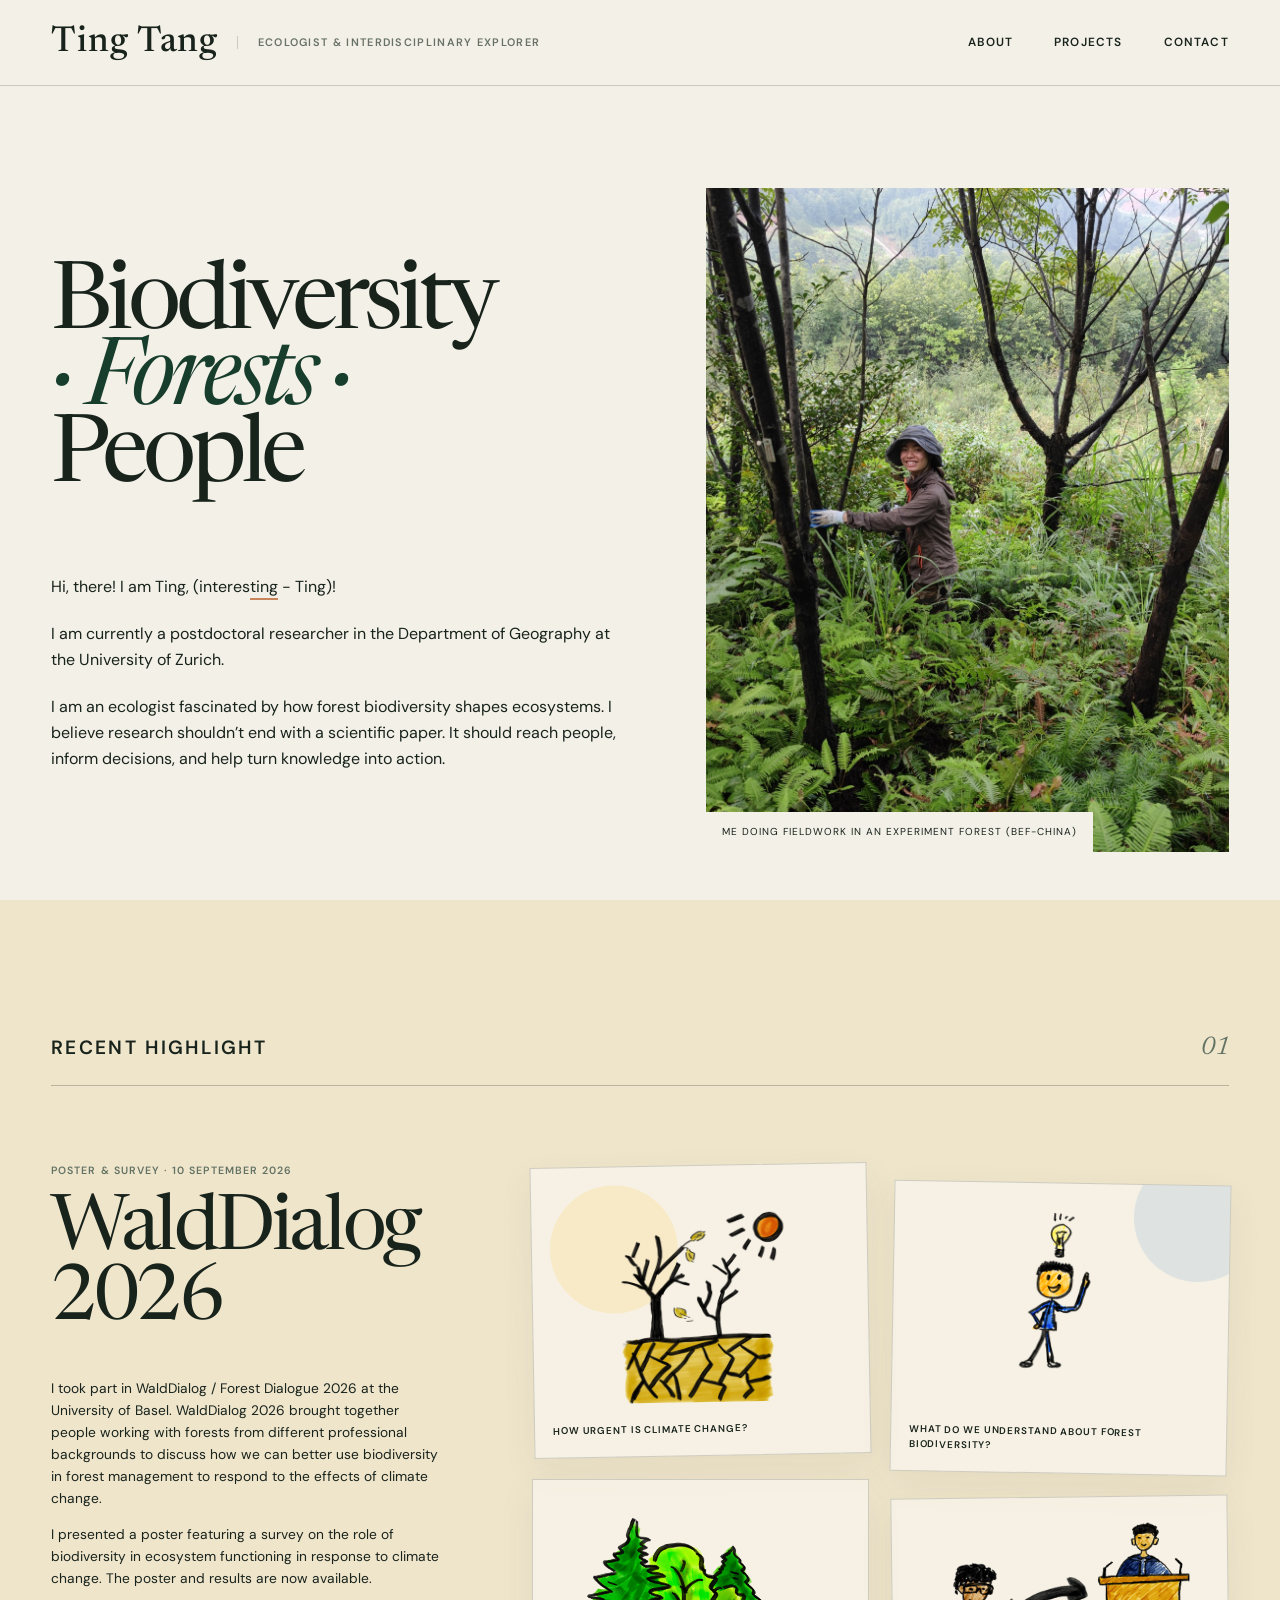
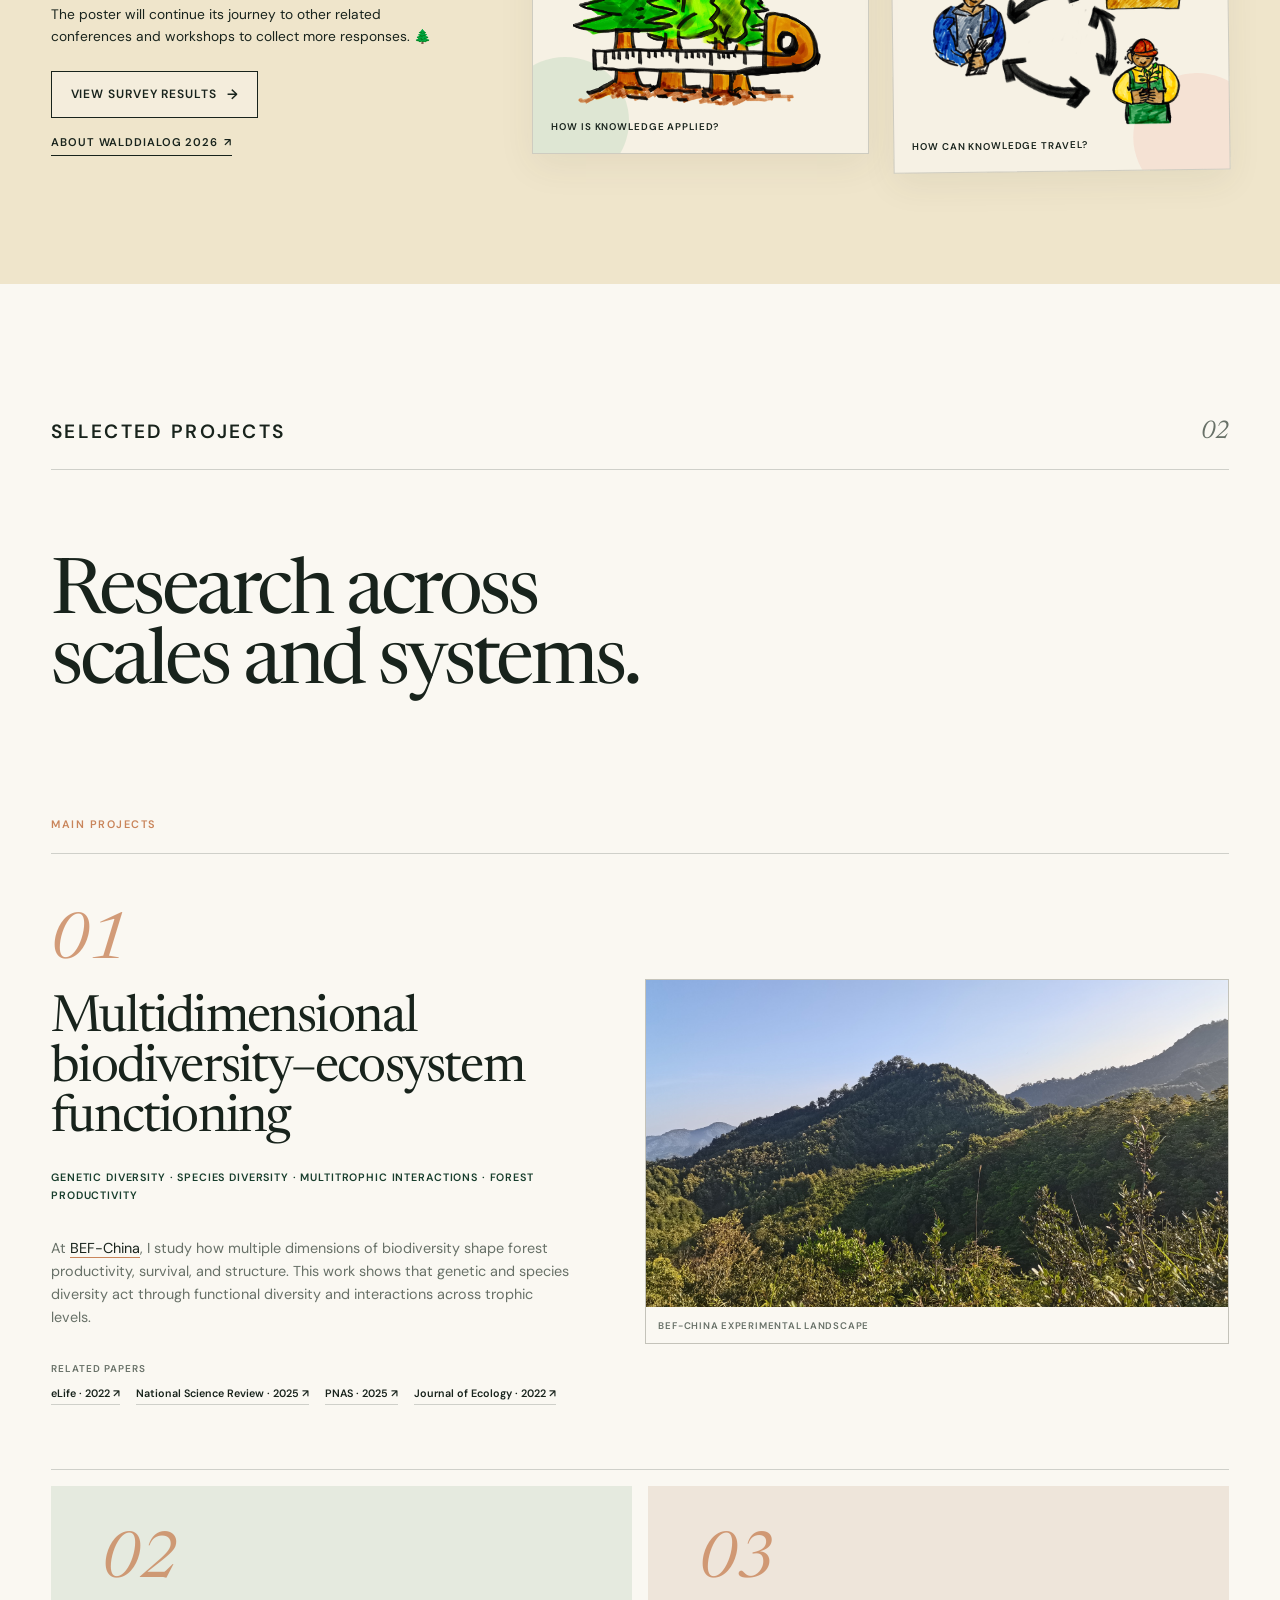
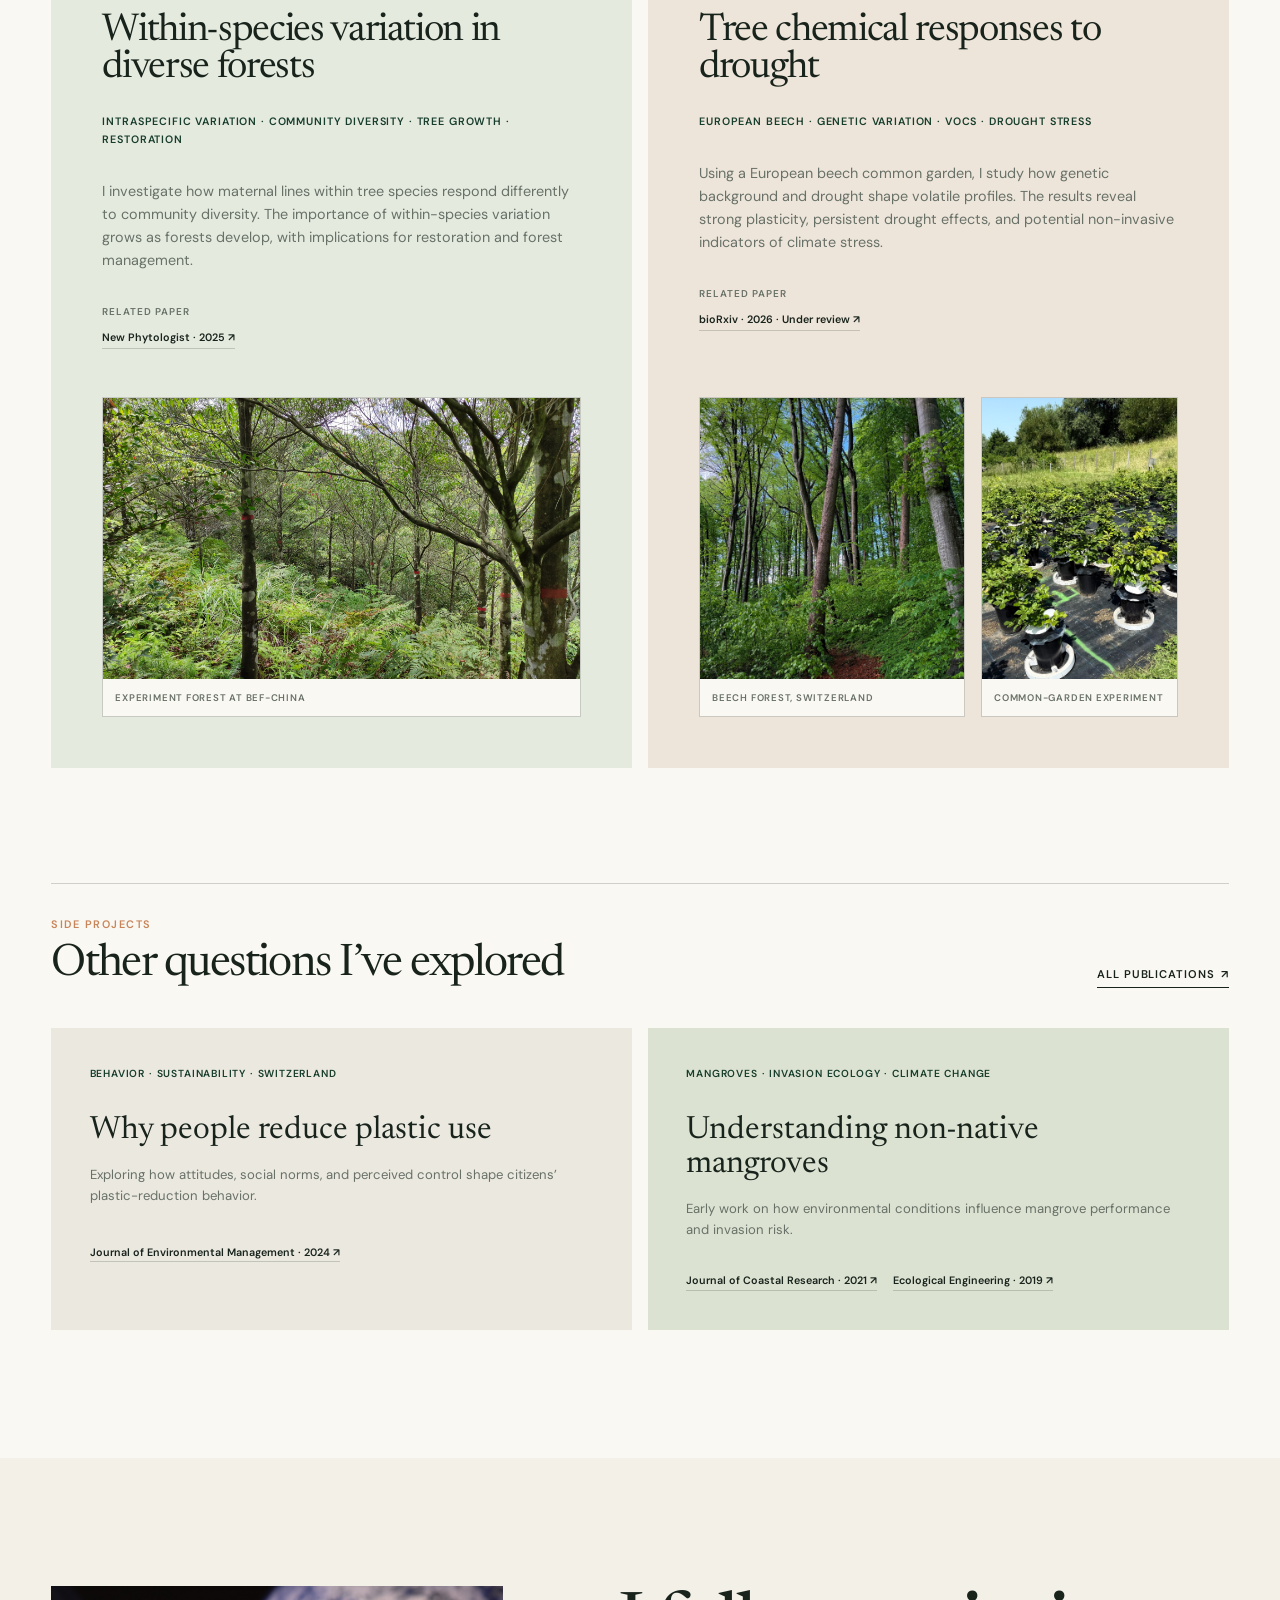
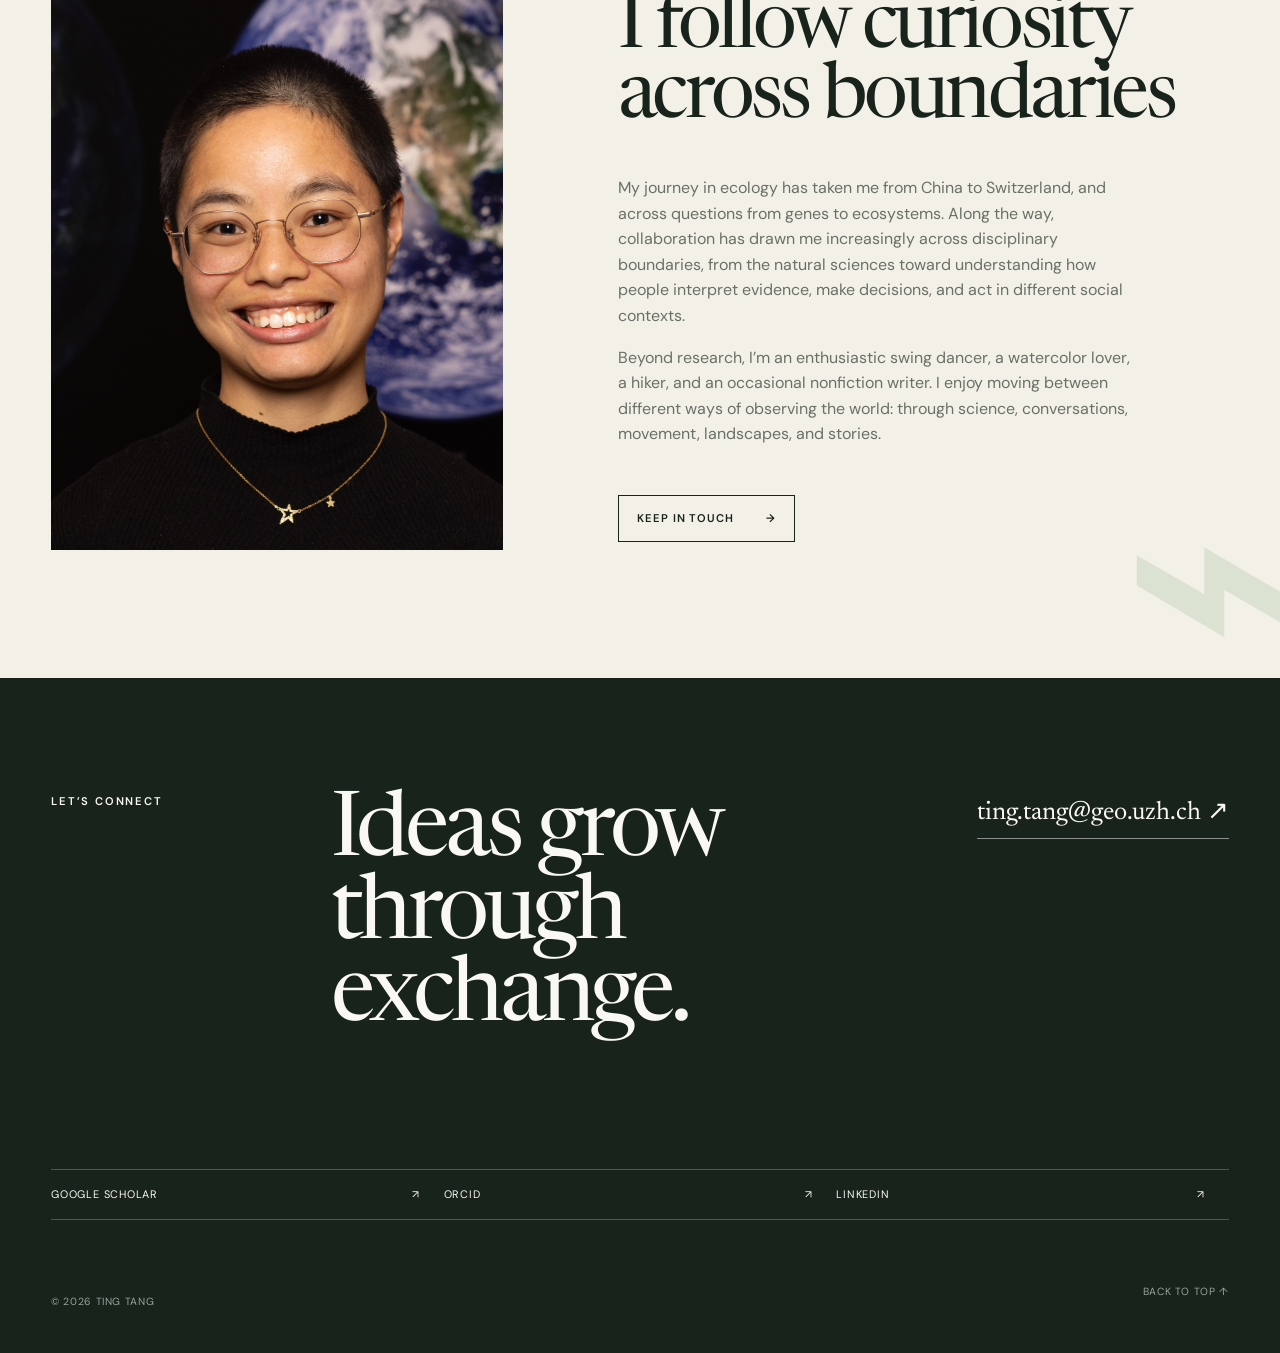
<file: index.html>
<!doctype html>
<html lang="en">
<head>
  <meta charset="UTF-8">
  <meta name="viewport" content="width=device-width, initial-scale=1.0">
  <meta name="description" content="Ting Tang is an ecologist studying biodiversity, ecosystem functioning, and how scientific knowledge can lead to meaningful action.">
  <title>Ting Tang — Biodiversity, People &amp; Action</title>
  <link rel="preconnect" href="https://fonts.googleapis.com">
  <link rel="preconnect" href="https://fonts.gstatic.com" crossorigin>
  <link href="https://fonts.googleapis.com/css2?family=DM+Sans:wght@400;500;600&amp;family=Newsreader:opsz,wght@6..72,400;6..72,500&amp;display=swap" rel="stylesheet">
  <link rel="stylesheet" href="style.css">
  <script src="script.js" defer></script>
</head>
<body>
  <a class="skip-link" href="#main-content">Skip to content</a>

  <header class="site-header">
    <div class="site-identity">
      <a class="wordmark" href="#top" aria-label="Ting Tang, home">Ting Tang</a>
      <p class="header-role">Ecologist &amp; Interdisciplinary Explorer</p>
    </div>
    <button class="menu-toggle" type="button" aria-expanded="false" aria-controls="site-nav">
      <span>Menu</span><span class="menu-icon" aria-hidden="true"></span>
    </button>
    <nav class="site-nav" id="site-nav" aria-label="Main navigation">
      <a href="#about">About</a>
      <a href="#projects">Projects</a>
      <a href="#contact">Contact</a>
    </nav>
  </header>

  <main id="main-content">
    <section class="hero" id="top" aria-labelledby="hero-title">
      <div class="hero-copy">
        <h1 id="hero-title">Biodiversity<br><em>· Forests ·</em><br>People</h1>
        <div class="hero-intro">
          <p>Hi, there! I am Ting, (interes<span class="name-underline">ting</span> - Ting)!</p>
          <p>I am currently a postdoctoral researcher in the Department of Geography at the University of Zurich.</p>
          <p>I am an ecologist fascinated by how forest biodiversity shapes ecosystems. I believe research shouldn’t end with a scientific paper. It should reach people, inform decisions, and help turn knowledge into action.</p>
        </div>
      </div>
      <figure class="hero-image image-frame">
        <img src="assets/hero-fieldwork.jpg" alt="Ting Tang conducting fieldwork in a lush forest">
        <figcaption>Me Doing Fieldwork in an experiment forest (BEF-China)</figcaption>
      </figure>
    </section>

    <!-- RECENT HIGHLIGHT: Replace this section's text and figure when new work is ready. -->
    <section class="highlight section" aria-labelledby="highlight-title">
      <div class="section-heading">
        <p class="eyebrow">Recent Highlight</p><p class="section-number" aria-hidden="true">01</p>
      </div>
      <div class="highlight-content">
        <div class="highlight-lead">
          <p class="highlight-meta">Poster &amp; survey · 10 September 2026</p>
          <h2 id="highlight-title">WaldDialog 2026</h2>
          <div class="highlight-summary">
            <p>I took part in WaldDialog / Forest Dialogue 2026 at the University of Basel. WaldDialog 2026 brought together people working with forests from different professional backgrounds to discuss how we can better use biodiversity in forest management to respond to the effects of climate change.</p>
            <p>I presented a poster featuring a survey on the role of biodiversity in ecosystem functioning in response to climate change. The poster and results are now available.</p>
            <p>The poster will continue its journey to other related conferences and workshops to collect more responses. 🌲</p>
            <div class="highlight-links">
              <a class="highlight-action results-action" href="results.html">View survey results <span aria-hidden="true">→</span></a>
              <!-- Remove the hidden attribute and replace the URL when the online survey is ready. -->
              <a class="highlight-action survey-action" href="https://example.com/walddialog-survey" target="_blank" rel="noopener" hidden>Take the online survey <span aria-hidden="true">↗</span></a>
              <a class="text-link" href="https://swissforestlab.wsl.ch/de/veranstaltungen-und-outreach/dialog/walddialog-forest-dialogue-dialogue-forestier-2026/" target="_blank" rel="noopener">About WaldDialog 2026 <span aria-hidden="true">↗</span></a>
            </div>
          </div>
        </div>
        <div class="drawing-collage" aria-label="Four illustrated questions explored in the WaldDialog survey">
          <figure class="drawing-card drawing-card-urgency">
            <img src="assets/drawing-urgency.png" alt="Hand-drawn dry forest illustrating the urgency of climate change">
            <figcaption>How urgent is climate change?</figcaption>
          </figure>
          <figure class="drawing-card drawing-card-understanding">
            <img src="assets/drawing-understanding.png" alt="Hand-drawn person with a light bulb illustrating biodiversity understanding">
            <figcaption>What do we understand about forest biodiversity?</figcaption>
          </figure>
          <figure class="drawing-card drawing-card-management">
            <img src="assets/drawing-management.png" alt="Hand-drawn forest and forestry machine illustrating application in management">
            <figcaption>How is knowledge applied?</figcaption>
          </figure>
          <figure class="drawing-card drawing-card-exchange">
            <img src="assets/drawing-exchange.png" alt="Hand-drawn researcher, policymaker and forester exchanging knowledge">
            <figcaption>How can knowledge travel?</figcaption>
          </figure>
        </div>
      </div>
    </section>

    <section class="projects section" id="projects" aria-labelledby="projects-title">
      <div class="section-heading">
        <p class="eyebrow">Selected Projects</p><p class="section-number" aria-hidden="true">02</p>
      </div>
      <div class="projects-intro">
        <h2 id="projects-title">Research across<br>scales and systems.</h2>
      </div>

      <p class="project-tier-label">Main projects</p>
      <div class="research-highlights">
        <article class="research-highlight">
          <div class="highlight-copy">
            <p class="highlight-index">01</p>
            <h3>Multidimensional biodiversity–ecosystem functioning</h3>
            <p class="keywords">Genetic diversity · Species diversity · Multitrophic interactions · Forest productivity</p>
            <p>At <a class="inline-link" href="https://bef-china.com/" target="_blank" rel="noopener">BEF-China</a>, I study how multiple dimensions of biodiversity shape forest productivity, survival, and structure. This work shows that genetic and species diversity act through functional diversity and interactions across trophic levels.</p>
            <div class="project-papers" aria-label="Publications from this project">
              <span>Related papers</span>
              <a href="https://doi.org/10.7554/eLife.78703" target="_blank" rel="noopener">eLife · 2022 ↗</a>
              <a href="https://doi.org/10.1093/nsr/nwaf093" target="_blank" rel="noopener">National Science Review · 2025 ↗</a>
              <a href="https://doi.org/10.1073/pnas.2506750122" target="_blank" rel="noopener">PNAS · 2025 ↗</a>
              <a href="https://doi.org/10.1111/1365-2745.13970" target="_blank" rel="noopener">Journal of Ecology · 2022 ↗</a>
            </div>
          </div>
          <div class="photo-spaces" aria-label="Photos for this project">
            <figure class="photo-placeholder">
              <img src="assets/bef-china-landscape.jpg" alt="Mountainous forest landscape at the BEF-China experiment">
              <figcaption>BEF-China experimental landscape</figcaption>
            </figure>
          </div>
        </article>

        <article class="research-highlight">
          <div class="highlight-copy">
            <p class="highlight-index">02</p>
            <h3>Within-species variation in diverse forests</h3>
            <p class="keywords">Intraspecific variation · Community diversity · Tree growth · Restoration</p>
            <p>I investigate how maternal lines within tree species respond differently to community diversity. The importance of within-species variation grows as forests develop, with implications for restoration and forest management.</p>
            <div class="project-papers" aria-label="Publication from this project">
              <span>Related paper</span>
              <a href="https://doi.org/10.1111/nph.70130" target="_blank" rel="noopener">New Phytologist · 2025 ↗</a>
            </div>
          </div>
          <div class="photo-spaces photo-spaces-single" aria-label="Photo for this project">
            <figure class="photo-placeholder">
              <img src="assets/bef-china-forest-2.jpg" alt="Diverse young trees growing at the BEF-China experiment">
              <figcaption>Experiment forest at BEF-China</figcaption>
            </figure>
          </div>
        </article>

        <article class="research-highlight">
          <div class="highlight-copy">
            <p class="highlight-index">03</p>
            <h3>Tree chemical responses to drought</h3>
            <p class="keywords">European beech · Genetic variation · VOCs · Drought stress</p>
            <p>Using a European beech common garden, I study how genetic background and drought shape volatile profiles. The results reveal strong plasticity, persistent drought effects, and potential non-invasive indicators of climate stress.</p>
            <div class="project-papers" aria-label="Publication from this project">
              <span>Related paper</span>
              <a href="https://doi.org/10.64898/2026.06.24.733805" target="_blank" rel="noopener">bioRxiv · 2026 · Under review ↗</a>
            </div>
          </div>
          <div class="photo-spaces" aria-label="Photos for this project">
            <figure class="photo-placeholder">
              <img src="assets/beech-forest-switzerland.jpg" alt="A green European beech forest in Switzerland">
              <figcaption>Beech forest, Switzerland</figcaption>
            </figure>
            <figure class="photo-placeholder photo-placeholder-small">
              <img src="assets/beech-common-garden.jpg" alt="Potted European beech trees in a common-garden experiment">
              <figcaption>Common-garden experiment</figcaption>
            </figure>
          </div>
        </article>
      </div>

      <div class="side-projects">
        <div class="side-projects-heading">
          <div>
            <p class="project-tier-label">Side projects</p>
            <h3>Other questions I’ve explored</h3>
          </div>
          <a class="text-link" href="https://scholar.google.com/citations?user=JS3Z2ZoAAAAJ&amp;hl=en" target="_blank" rel="noopener">All publications <span aria-hidden="true">↗</span></a>
        </div>
        <div class="side-project-grid">
          <article class="side-project">
            <p class="keywords">Behavior · Sustainability · Switzerland</p>
            <h4>Why people reduce plastic use</h4>
            <p>Exploring how attitudes, social norms, and perceived control shape citizens’ plastic-reduction behavior.</p>
            <a class="paper-link" href="https://doi.org/10.1016/j.jenvman.2024.120869" target="_blank" rel="noopener">Journal of Environmental Management · 2024 ↗</a>
          </article>
          <article class="side-project">
            <p class="keywords">Mangroves · Invasion ecology · Climate change</p>
            <h4>Understanding non-native mangroves</h4>
            <p>Early work on how environmental conditions influence mangrove performance and invasion risk.</p>
            <div class="side-paper-links">
              <a class="paper-link" href="https://doi.org/10.2112/JCOASTRES-D-21-00070.1" target="_blank" rel="noopener">Journal of Coastal Research · 2021 ↗</a>
              <a class="paper-link" href="https://doi.org/10.1016/j.ecoleng.2019.105591" target="_blank" rel="noopener">Ecological Engineering · 2019 ↗</a>
            </div>
          </article>
        </div>
      </div>
    </section>

    <!-- make a drwing to replace the current photo. -->
    <section class="about-preview section" id="about" aria-labelledby="about-title">
      <figure class="about-image image-frame"><img src="assets/geo-uzh-portrait.jpg" alt="Portrait of Ting Tang at the University of Zurich Department of Geography"></figure>
      <div class="about-copy">
        <h2 id="about-title">I follow curiosity across boundaries</h2>
        <p>My journey in ecology has taken me from China to Switzerland, and across questions from genes to ecosystems. Along the way, collaboration has drawn me increasingly across disciplinary boundaries, from the natural sciences toward understanding how people interpret evidence, make decisions, and act in different social contexts.</p>
        <p>Beyond research, I’m an enthusiastic swing dancer, a watercolor lover, a hiker, and an occasional nonfiction writer. I enjoy moving between different ways of observing the world: through science, conversations, movement, landscapes, and stories.</p>
        <a class="button-link" href="#contact">Keep in touch <span aria-hidden="true">→</span></a>
      </div>
      <span class="botanical-mark" aria-hidden="true">⌁</span>
    </section>
  </main>

  <footer class="site-footer" id="contact">
    <div class="footer-lead">
      <p class="eyebrow">Let’s connect</p>
      <h2>Ideas grow<br>through exchange.</h2>
      <a class="email-link" href="mailto:ting.tang@geo.uzh.ch">ting.tang@geo.uzh.ch <span aria-hidden="true">↗</span></a>
    </div>
    <div class="footer-links" aria-label="External profiles">
      <a href="https://scholar.google.com/citations?user=JS3Z2ZoAAAAJ&amp;hl=en" target="_blank" rel="noopener">Google Scholar <span>↗</span></a><a href="https://orcid.org/0000-0002-1145-0723" target="_blank" rel="noopener">ORCID <span>↗</span></a>
      <a href="https://www.linkedin.com/in/ting-tang-697b87243" target="_blank" rel="noopener">LinkedIn <span>↗</span></a>
    </div>
    <div class="footer-bottom"><p>© <span id="current-year">2026</span> Ting Tang</p><a href="#top">Back to top ↑</a></div>
  </footer>
</body>
</html>
</file>
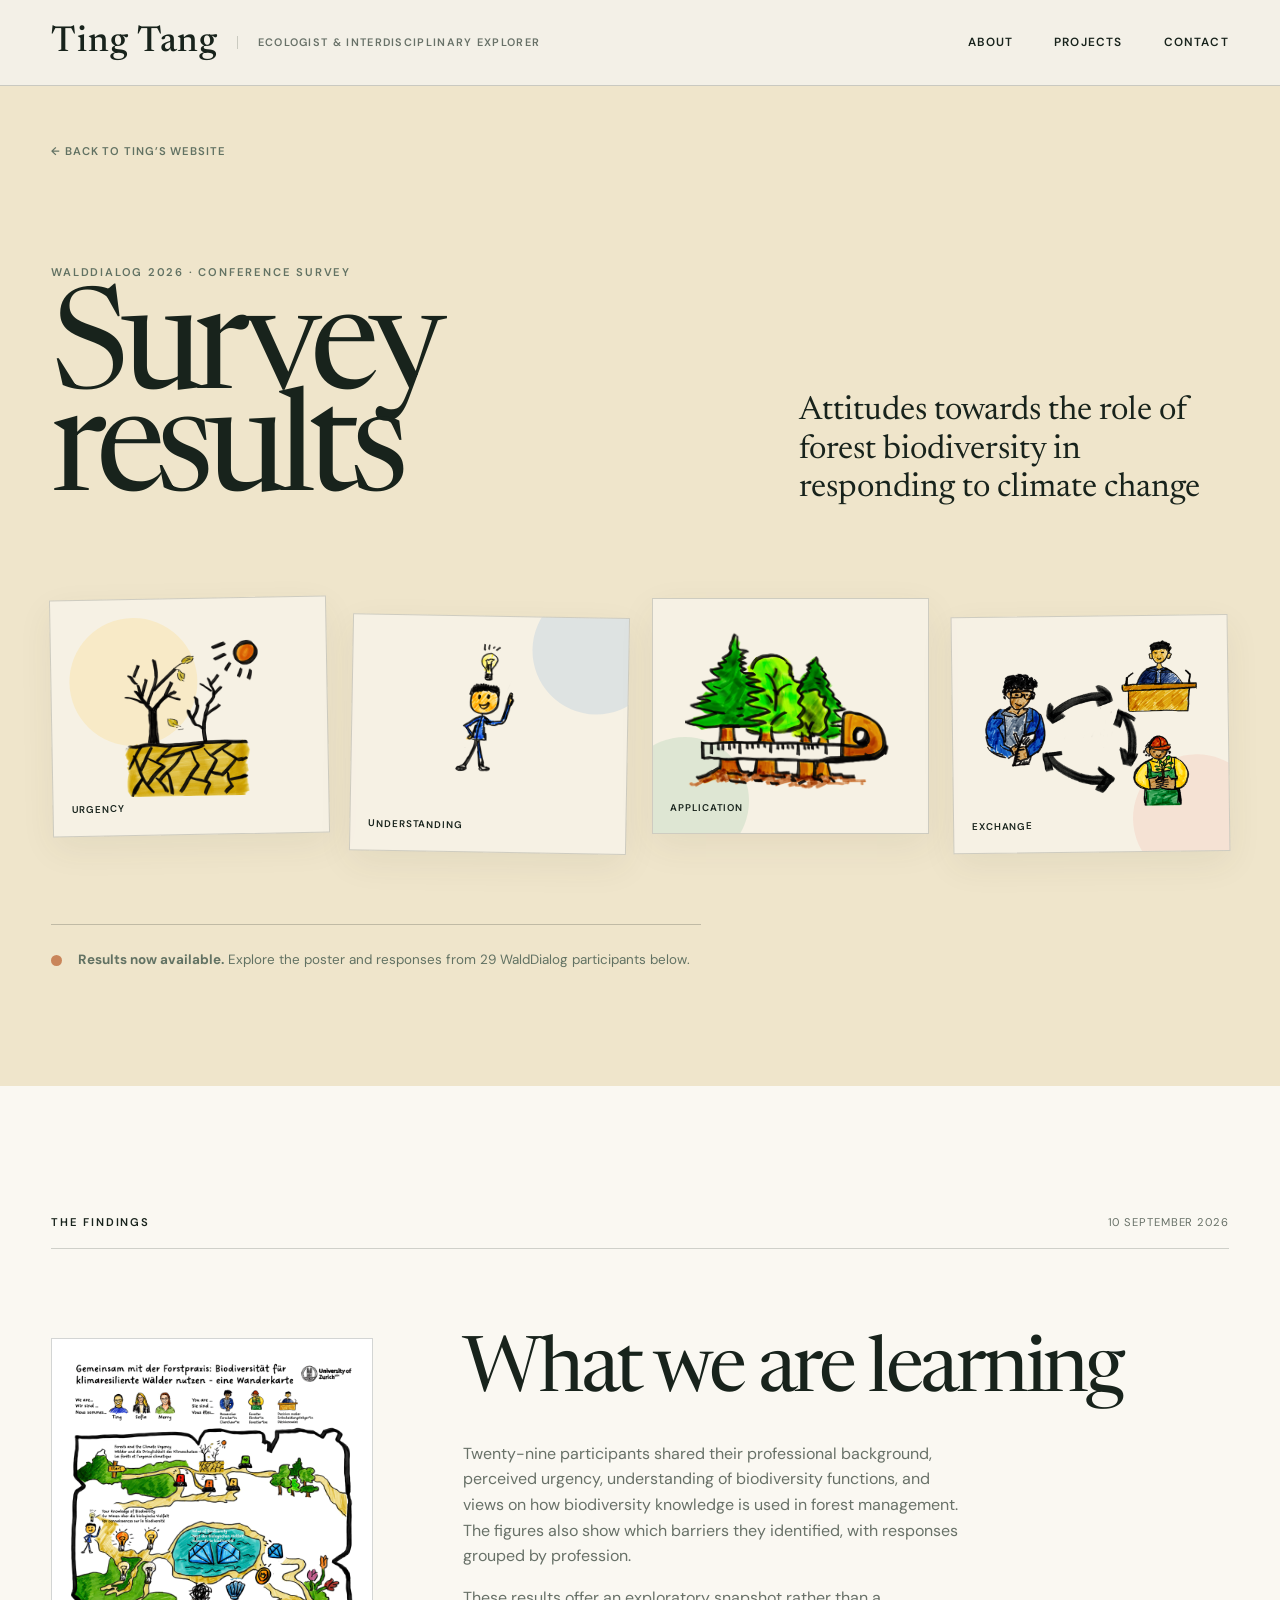
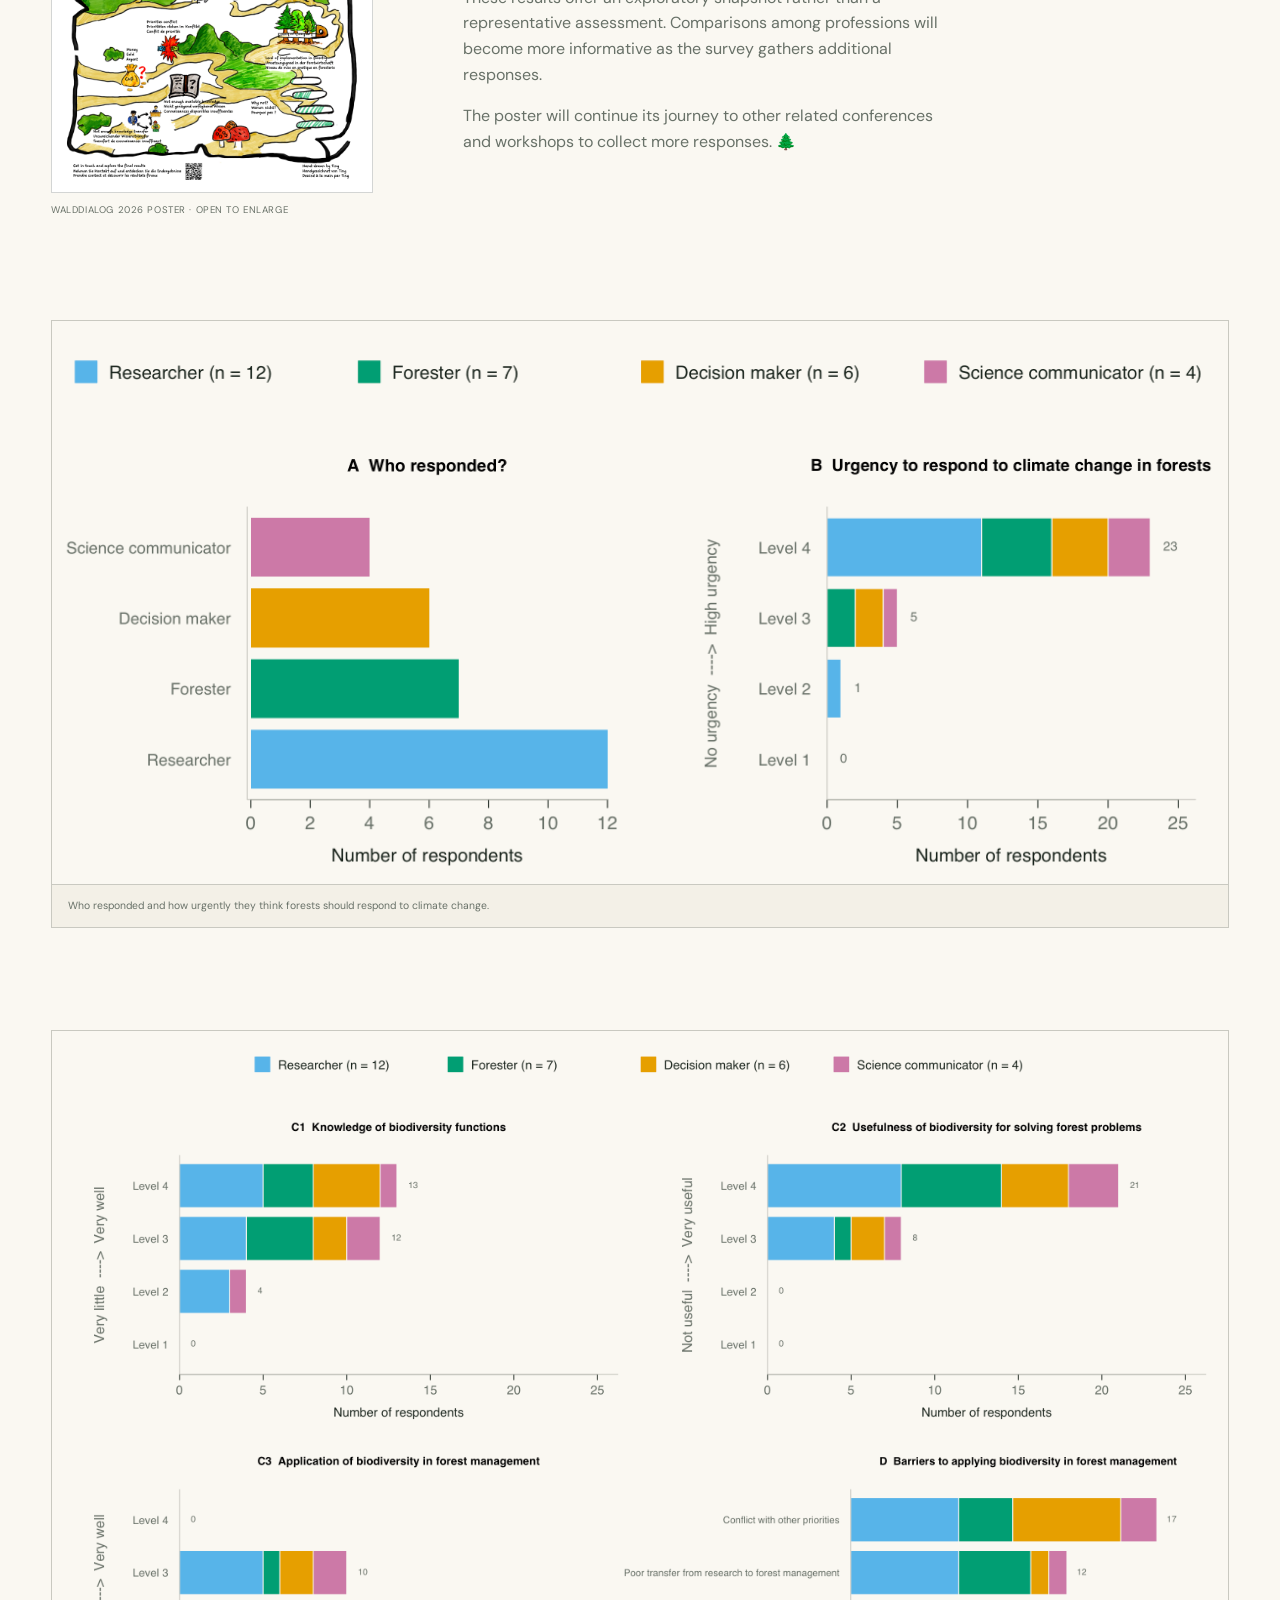
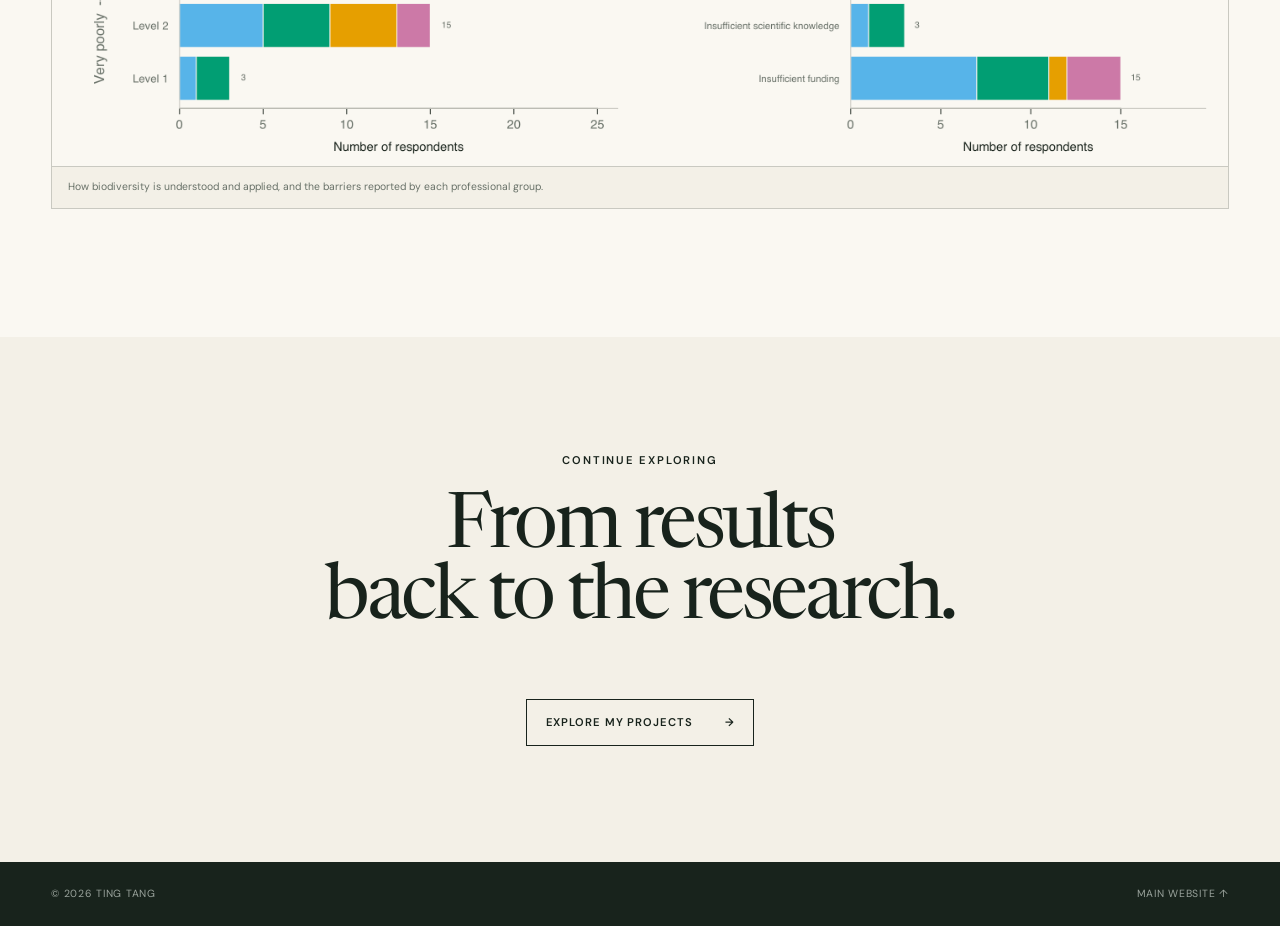
<file: results.html>
<!doctype html>
<html lang="en">
<head>
  <meta charset="UTF-8">
  <meta name="viewport" content="width=device-width, initial-scale=1.0">
  <meta name="description" content="Results from Ting Tang's WaldDialog 2026 biodiversity survey.">
  <title>WaldDialog 2026 Survey Results — Ting Tang</title>
  <link rel="preconnect" href="https://fonts.googleapis.com">
  <link rel="preconnect" href="https://fonts.gstatic.com" crossorigin>
  <link href="https://fonts.googleapis.com/css2?family=DM+Sans:wght@400;500;600&amp;family=Newsreader:opsz,wght@6..72,400;6..72,500&amp;display=swap" rel="stylesheet">
  <link rel="stylesheet" href="style.css">
  <script src="script.js" defer></script>
</head>
<body>
  <a class="skip-link" href="#results-content">Skip to results</a>

  <header class="site-header">
    <div class="site-identity">
      <a class="wordmark" href="index.html" aria-label="Ting Tang, home">Ting Tang</a>
      <p class="header-role">Ecologist &amp; Interdisciplinary Explorer</p>
    </div>
    <button class="menu-toggle" type="button" aria-expanded="false" aria-controls="site-nav">
      <span>Menu</span><span class="menu-icon" aria-hidden="true"></span>
    </button>
    <nav class="site-nav" id="site-nav" aria-label="Main navigation">
      <a href="index.html#about">About</a>
      <a href="index.html#projects">Projects</a>
      <a href="index.html#contact">Contact</a>
    </nav>
  </header>

  <main id="results-content" class="results-page">
    <section class="results-hero">
      <a class="back-link" href="index.html">← Back to Ting’s website</a>
      <div class="results-title-block">
        <div>
          <p class="eyebrow">WaldDialog 2026 · Conference survey</p>
          <h1>Survey<br>results</h1>
        </div>
        <p class="results-intro">Attitudes towards the role of forest biodiversity in responding to climate change</p>
      </div>
      <div class="drawing-collage results-drawings" aria-label="Four illustrated questions explored in the survey">
        <figure class="drawing-card drawing-card-urgency">
          <img src="assets/drawing-urgency.png" alt="Hand-drawn dry forest illustrating the urgency of climate change">
          <figcaption>Urgency</figcaption>
        </figure>
        <figure class="drawing-card drawing-card-understanding">
          <img src="assets/drawing-understanding.png" alt="Hand-drawn person with a light bulb illustrating biodiversity understanding">
          <figcaption>Understanding</figcaption>
        </figure>
        <figure class="drawing-card drawing-card-management">
          <img src="assets/drawing-management.png" alt="Hand-drawn forest and forestry machine illustrating application in management">
          <figcaption>Application</figcaption>
        </figure>
        <figure class="drawing-card drawing-card-exchange">
          <img src="assets/drawing-exchange.png" alt="Hand-drawn researcher, policymaker and forester exchanging knowledge">
          <figcaption>Exchange</figcaption>
        </figure>
      </div>
      <!-- Replace this placeholder URL with the live online survey link. -->
      <a class="highlight-action survey-action results-survey-link" href="https://example.com/walddialog-survey" target="_blank" rel="noopener" hidden>Take a similar survey online <span aria-hidden="true">↗</span></a>
      <div class="results-status">
        <span class="status-dot" aria-hidden="true"></span>
        <p><strong>Results now available.</strong> Explore the poster and responses from 29 WaldDialog participants below.</p>
      </div>
    </section>

    <section class="results-body" aria-labelledby="findings-title">
      <div class="results-section-heading">
        <p class="eyebrow">The findings</p>
        <p>10 September 2026</p>
      </div>
      <div class="results-grid">
        <div class="results-intro-layout">
          <figure class="poster-thumbnail">
            <a href="assets/walddialog-poster.jpg" target="_blank" aria-label="Open the WaldDialog 2026 poster at full size">
              <img src="assets/walddialog-poster.jpg" alt="Hand-drawn WaldDialog 2026 survey poster about biodiversity and climate-resilient forests">
            </a>
            <figcaption>WaldDialog 2026 poster · Open to enlarge</figcaption>
          </figure>
          <div class="results-copy">
            <h2 id="findings-title">What we are learning</h2>
            <p>Twenty-nine participants shared their professional background, perceived urgency, understanding of biodiversity functions, and views on how biodiversity knowledge is used in forest management. The figures also show which barriers they identified, with responses grouped by profession.</p>
            <p>These results offer an exploratory snapshot rather than a representative assessment. Comparisons among professions will become more informative as the survey gathers additional responses.</p>
            <p>The poster will continue its journey to other related conferences and workshops to collect more responses. 🌲</p>
          </div>
        </div>
        <figure class="results-figure results-figure-wide">
          <img src="assets/walddialog-survey-participants-urgency.png" alt="Survey participants and climate urgency responses, with urgency levels stacked by professional group">
          <figcaption>Who responded and how urgently they think forests should respond to climate change.</figcaption>
        </figure>
        <figure class="results-figure results-figure-wide">
          <img src="assets/walddialog-survey-responses-barriers.png" alt="Biodiversity knowledge, usefulness, application, and barriers, stacked by professional group">
          <figcaption>How biodiversity is understood and applied, and the barriers reported by each professional group.</figcaption>
        </figure>
      </div>
    </section>

    <section class="results-return">
      <p class="eyebrow">Continue exploring</p>
      <h2>From results<br>back to the research.</h2>
      <a class="button-link" href="index.html#projects">Explore my projects <span aria-hidden="true">→</span></a>
    </section>
  </main>

  <footer class="results-footer">
    <p>© <span id="current-year">2026</span> Ting Tang</p>
    <a href="index.html">Main website ↑</a>
  </footer>
</body>
</html>
</file>
<file: style.css>
:root {
  --paper: #f3f0e7; --light: #faf8f2; --ink: #18231c; --muted: #687168;
  --forest: #173d2c; --sage: #dce2d2; --clay: #c9855a; --line: rgba(24,35,28,.19);
  --serif: "Newsreader", Georgia, serif; --sans: "DM Sans", Arial, sans-serif;
  --gutter: clamp(1.25rem, 4vw, 4.5rem);
}

* { box-sizing: border-box; }
[hidden] { display: none !important; }
html { scroll-behavior: smooth; }
body { margin: 0; background: var(--paper); color: var(--ink); font-family: var(--sans); line-height: 1.6; }
img { display: block; width: 100%; }
a { color: inherit; text-decoration: none; }
.skip-link { position: fixed; left: 1rem; top: -5rem; z-index: 100; padding: .7rem 1rem; background: var(--ink); color: white; }
.skip-link:focus { top: 1rem; }

.site-header { display: flex; min-height: 86px; align-items: center; justify-content: space-between; padding: 0 var(--gutter); border-bottom: 1px solid var(--line); }
.site-identity { display: flex; align-items: center; gap: clamp(.8rem,1.5vw,1.5rem); }
.wordmark { font-family: var(--serif); font-size: clamp(1.9rem,2.8vw,2.7rem); font-weight: 500; letter-spacing: .025em; }
.header-role { margin: 0; padding-left: clamp(.8rem,1.5vw,1.5rem); border-left: 1px solid var(--line); color: var(--muted); font-size: .68rem; font-weight: 600; letter-spacing: .12em; line-height: 1.25; text-transform: uppercase; }
.site-nav { display: flex; gap: clamp(1.5rem,3.2vw,3.5rem); font-size: .74rem; font-weight: 600; letter-spacing: .1em; text-transform: uppercase; }
.site-nav a, .footer-links a, .footer-bottom a { transition: opacity 180ms ease; }
.site-nav a:hover, .footer-links a:hover, .footer-bottom a:hover { opacity: .55; }
.menu-toggle { display: none; }

.hero { position: relative; display: grid; grid-template-columns: minmax(0,1.05fr) minmax(350px,.95fr); gap: clamp(2rem,6vw,7rem); min-height: calc(100vh - 86px); padding: clamp(4.5rem,8vw,8rem) var(--gutter) 3rem; overflow: hidden; }
.hero-copy { align-self: center; max-width: 790px; }
.eyebrow { margin: 0 0 1.5rem; font-size: .7rem; font-weight: 600; letter-spacing: .16em; text-transform: uppercase; }
.hero h1 { margin: 0; font-family: var(--serif); font-size: clamp(4.1rem,7.3vw,8.2rem); font-weight: 400; letter-spacing: -.055em; line-height: .82; }
.hero h1 em { color: var(--forest); font-size: 1em; font-weight: 400; }
.hero-intro { display: grid; grid-template-columns: 1fr; gap: 1.25rem; max-width: 680px; margin-top: clamp(3rem,6vw,6rem); font-size: clamp(1rem,1.2vw,1.14rem); line-height: 1.65; }
.hero-intro p { margin: 0; }
.name-underline { padding-bottom: .05em; border-bottom: 2px solid var(--clay); }
.hero-image { align-self: stretch; min-height: 650px; margin: 0; }
.image-frame { position: relative; overflow: hidden; }
.image-frame img { height: 100%; object-fit: cover; }
.hero-image img { object-position: 43% center; }
.hero-image figcaption { position: absolute; bottom: 0; left: 0; padding: .75rem 1rem; background: var(--paper); font-size: .63rem; letter-spacing: .1em; text-transform: uppercase; }

.section { padding: clamp(5rem,10vw,10rem) var(--gutter); }
.section-heading { display: flex; align-items: baseline; justify-content: space-between; padding-bottom: 1rem; border-bottom: 1px solid var(--line); }
.section-heading .eyebrow, .section-number { margin: 0; }
.section-heading .eyebrow { font-size: clamp(1rem,1.5vw,1.35rem); letter-spacing: .12em; }
.section-number { color: var(--muted); font-family: var(--serif); font-size: clamp(1.3rem,2vw,1.8rem); font-style: italic; }
.highlight { background: #efe5cb; color: var(--ink); }
.highlight .section-heading { border-color: rgba(24,35,28,.25); }
.highlight .section-number, .highlight-meta { color: #627263; }
.highlight-content { display: grid; grid-template-columns: minmax(270px,.72fr) minmax(520px,1.28fr); gap: clamp(3rem,7vw,8rem); align-items: center; padding-top: clamp(3rem,6vw,6rem); }
.highlight-lead { position: relative; z-index: 1; }
.highlight-meta, .card-meta { margin: 0 0 1rem; font-size: .66rem; font-weight: 600; letter-spacing: .1em; text-transform: uppercase; }
.highlight h2, .projects-intro h2, .about-copy h2, .footer-lead h2 { margin: 0; font-family: var(--serif); font-size: clamp(3.2rem,6vw,7rem); font-weight: 400; letter-spacing: -.045em; line-height: .92; }
.highlight-summary { max-width: 440px; margin-top: 2.5rem; font-size: .86rem; }
.highlight-links { display: flex; flex-wrap: wrap; gap: 1rem 1.5rem; margin-top: 1.5rem; }
.highlight-action { display: inline-flex; gap: .65rem; align-items: center; justify-content: center; padding: .9rem 1.15rem; border: 1px solid var(--ink); font-size: clamp(.75rem,.9vw,.88rem); font-weight: 600; letter-spacing: .075em; line-height: 1.2; text-transform: uppercase; transition: background 180ms ease, color 180ms ease, transform 180ms ease; }
.highlight-action:hover { transform: translateY(-2px); }
.highlight-action span { font-size: 1.15em; }
.survey-action { border-color: var(--forest); background: var(--forest); color: var(--light); }
.survey-action:hover { background: var(--ink); }
.results-action { background: rgba(250,248,242,.42); }
.results-action:hover { background: var(--light); }
.drawing-collage { display: grid; grid-template-columns: repeat(2,minmax(0,1fr)); gap: clamp(.8rem,1.8vw,1.5rem); align-items: stretch; }
.drawing-card { position: relative; display: flex; min-width: 0; min-height: 220px; flex-direction: column; justify-content: space-between; margin: 0; padding: clamp(.8rem,1.4vw,1.25rem); overflow: hidden; border: 1px solid rgba(24,35,28,.18); background: rgba(250,248,242,.66); box-shadow: 0 12px 35px rgba(72,67,45,.07); }
.drawing-card::before { position: absolute; width: 8rem; height: 8rem; border-radius: 50%; background: rgba(255,198,54,.16); content: ""; }
.drawing-card img { position: relative; z-index: 1; width: 100%; height: clamp(150px,17vw,245px); object-fit: contain; }
.drawing-card figcaption { position: relative; z-index: 1; margin-top: .25rem; font-size: .61rem; font-weight: 600; letter-spacing: .09em; text-transform: uppercase; }
.drawing-card-urgency { transform: rotate(-1deg); }
.drawing-card-understanding { transform: translateY(1.1rem) rotate(1deg); }
.drawing-card-understanding::before { right: -2rem; top: -2rem; background: rgba(67,133,209,.13); }
.drawing-card-management::before { left: -2rem; bottom: -2rem; background: rgba(62,151,91,.13); }
.drawing-card-exchange { transform: translateY(1.1rem) rotate(-.7deg); }
.drawing-card-exchange::before { right: -2rem; bottom: -2rem; background: rgba(232,87,72,.1); }
.text-link { display: inline-flex; gap: .4rem; align-items: center; padding-bottom: .2rem; border-bottom: 1px solid currentColor; font-size: .7rem; font-weight: 600; letter-spacing: .08em; text-transform: uppercase; }
.text-link span { transition: transform 180ms ease; }
.text-link:hover span { transform: translate(2px,-2px); }

.projects { background: var(--light); }
.projects-intro { display: grid; grid-template-columns: 1.3fr .7fr; gap: 3rem; align-items: end; padding: clamp(3rem,7vw,7rem) 0 clamp(5rem,9vw,9rem); }
.projects-intro p { max-width: 370px; margin: 0; color: var(--muted); }
.project-tier-label { margin: 0 0 1.25rem; color: var(--clay); font-size: .68rem; font-weight: 600; letter-spacing: .14em; text-transform: uppercase; }
.research-highlights { display: grid; grid-template-columns: repeat(2,minmax(0,1fr)); gap: 1rem; }
.research-highlight { position: relative; display: flex; flex-direction: column; gap: 3rem; min-width: 0; padding: clamp(2rem,4vw,4rem); background: #ece9df; }
.research-highlight:first-child { grid-column: 1 / -1; display: grid; grid-template-columns: minmax(0,1fr) minmax(0,1.1fr); gap: clamp(2.5rem,5vw,5rem); align-items: center; padding: clamp(3rem,5vw,5rem) 0; border-top: 1px solid var(--line); border-bottom: 1px solid var(--line); background: transparent; }
.research-highlight:nth-child(2) { background: #e5eadf; }
.research-highlight:nth-child(3) { background: #eee5da; }
.research-highlight:nth-child(2),
.research-highlight:nth-child(3) { display: flex; flex-direction: column; }
.highlight-copy { max-width: 590px; }
.highlight-index { margin: 0 0 1.5rem; color: var(--clay); font-family: var(--serif); font-size: clamp(2.8rem,5vw,5rem); font-style: italic; line-height: .8; opacity: .8; }
.highlight-copy h3 { margin: 0 0 1.5rem; font-family: var(--serif); font-size: clamp(2.2rem,4vw,4.5rem); font-weight: 400; letter-spacing: -.035em; line-height: .98; }
.research-highlight:not(:first-child) .highlight-copy h3 { font-size: clamp(2rem,3vw,3.2rem); }
.highlight-copy .keywords { margin: 0 0 2rem; color: var(--forest); font-size: .67rem; font-weight: 600; letter-spacing: .08em; line-height: 1.7; text-transform: uppercase; }
.highlight-copy > p:not(.highlight-index):not(.keywords) { max-width: 520px; margin: 0; color: var(--muted); font-size: .9rem; }
.inline-link { color: var(--ink); border-bottom: 1px solid var(--clay); }
.project-papers { display: flex; flex-wrap: wrap; gap: .55rem 1rem; margin-top: 2rem; }
.project-papers span { flex-basis: 100%; color: var(--muted); font-size: .62rem; font-weight: 600; letter-spacing: .1em; text-transform: uppercase; }
.project-papers a, .paper-link { padding-bottom: .1rem; border-bottom: 1px solid var(--line); font-size: .67rem; font-weight: 600; }
.photo-spaces { display: grid; grid-template-columns: 1.05fr .95fr; gap: 1rem; align-items: end; }
.photo-placeholder { display: flex; min-height: 0; flex-direction: column; margin: 0; overflow: hidden; border: 1px solid var(--line); background: #ece9df; color: var(--muted); }
.photo-placeholder-small { background: var(--sage); }
.photo-placeholder img { display: block; width: 100%; height: auto; flex: none; object-fit: contain; }
.photo-placeholder figcaption { padding: .65rem .75rem; background: var(--light); font-size: .6rem; font-weight: 600; letter-spacing: .08em; text-transform: uppercase; }
.research-highlight:first-child .photo-spaces { grid-template-columns: minmax(0,1fr); }
.research-highlight:first-child .photo-placeholder img { aspect-ratio: 16 / 9; object-fit: cover; }
.research-highlight:first-child .photo-placeholder-small { width: 65%; justify-self: end; }
.research-highlight:first-child .photo-placeholder-small img { aspect-ratio: 2 / 1; }
.research-highlight:not(:first-child) .photo-spaces { grid-template-columns: 1.15fr .85fr; margin-top: auto; }
.research-highlight:not(:first-child) .photo-placeholder img { height: clamp(200px,22vw,320px); object-fit: cover; }
.research-highlight:not(:first-child) .photo-placeholder { min-height: 0; background: rgba(250,248,242,.55); }
.research-highlight:not(:first-child) .photo-placeholder-small { min-height: 0; background: rgba(255,255,255,.35); }
.research-highlight:not(:first-child) .photo-spaces-single { grid-template-columns: 1fr; }
.research-highlight:nth-child(2) .photo-spaces-single { width: 100%; }
.research-highlight:nth-child(3) .photo-spaces { align-items: start; }

.side-projects { margin-top: clamp(5rem,9vw,9rem); padding-top: 2rem; border-top: 1px solid var(--line); }
.side-projects-heading { display: flex; align-items: end; justify-content: space-between; gap: 2rem; margin-bottom: 2.5rem; }
.side-projects-heading .project-tier-label { margin-bottom: .6rem; }
.side-projects-heading h3 { margin: 0; font-family: var(--serif); font-size: clamp(2rem,3.5vw,3.8rem); font-weight: 400; letter-spacing: -.035em; line-height: 1; }
.side-project-grid { display: grid; grid-template-columns: repeat(2,1fr); gap: 1rem; }
.side-project { min-height: 280px; padding: clamp(1.5rem,3vw,3rem); background: #eae8df; }
.side-project:nth-child(2) { background: var(--sage); }
.side-project .keywords { margin: 0 0 2rem; color: var(--forest); font-size: .64rem; font-weight: 600; letter-spacing: .08em; text-transform: uppercase; }
.side-project h4 { max-width: 480px; margin: 0 0 1rem; font-family: var(--serif); font-size: clamp(1.7rem,2.5vw,2.7rem); font-weight: 400; line-height: 1.05; }
.side-project > p:not(.keywords) { max-width: 510px; margin: 0 0 2rem; color: var(--muted); font-size: .82rem; }
.side-paper-links { display: flex; flex-wrap: wrap; gap: .75rem 1rem; }

.about-preview { position: relative; display: grid; grid-template-columns: .85fr 1.15fr; gap: clamp(3rem,9vw,10rem); align-items: center; overflow: hidden; }
.about-image { margin: 0; }
.about-image img { height: auto; object-fit: contain; }
.about-copy { max-width: 690px; }
.about-copy h2 { margin-bottom: 2.5rem; }
.about-copy > p:not(.eyebrow) { max-width: 520px; color: var(--muted); font-size: 1rem; }
.button-link { display: inline-flex; gap: 2rem; align-items: center; margin-top: 2rem; padding: .85rem 1.15rem; border: 1px solid var(--ink); font-size: .7rem; font-weight: 600; letter-spacing: .08em; text-transform: uppercase; transition: background 180ms ease,color 180ms ease; }
.button-link:hover { background: var(--ink); color: var(--paper); }
.botanical-mark { position: absolute; right: -2rem; bottom: -6rem; color: var(--sage); font-family: var(--serif); font-size: 20rem; line-height: 1; pointer-events: none; }

.site-footer { padding: clamp(5rem,9vw,9rem) var(--gutter) 2rem; background: var(--ink); color: var(--light); }
.footer-lead { display: grid; grid-template-columns: .45fr 1fr .65fr; gap: 3rem; align-items: start; }
.footer-lead h2 { font-size: clamp(3.6rem,7vw,7.5rem); }
.email-link { justify-self: end; padding-bottom: .25rem; border-bottom: 1px solid rgba(255,255,255,.5); font-family: var(--serif); font-size: clamp(1.15rem,2vw,1.7rem); }
.footer-links { display: grid; grid-template-columns: repeat(3,1fr); margin: clamp(5rem,10vw,11rem) 0 4rem; border-top: 1px solid rgba(255,255,255,.23); }
.footer-links a { display: flex; justify-content: space-between; padding: 1rem 1.5rem 1rem 0; border-bottom: 1px solid rgba(255,255,255,.23); font-size: .68rem; letter-spacing: .07em; text-transform: uppercase; }
.footer-bottom { display: flex; justify-content: space-between; color: #9aa39c; font-size: .65rem; letter-spacing: .06em; text-transform: uppercase; }

/* Survey results page */
.results-page { background: var(--light); }
.results-hero { padding: clamp(2rem,4vw,4rem) var(--gutter) clamp(5rem,9vw,9rem); background: #efe5cb; color: var(--ink); }
.back-link { display: inline-block; margin-bottom: clamp(4rem,8vw,8rem); color: #627263; font-size: .7rem; font-weight: 600; letter-spacing: .08em; text-transform: uppercase; }
.results-title-block { display: grid; grid-template-columns: 1.2fr .8fr; gap: clamp(3rem,8vw,9rem); align-items: end; }
.results-title-block h1 { margin: 0; font-family: var(--serif); font-size: clamp(5rem,11vw,12rem); font-weight: 400; letter-spacing: -.06em; line-height: .72; }
.results-title-block .eyebrow { color: #627263; }
.results-intro { max-width: 480px; margin: 0; font-family: var(--serif); font-size: clamp(1.5rem,2.6vw,2.6rem); line-height: 1.15; }
.results-drawings { grid-template-columns: repeat(4,minmax(0,1fr)); margin-top: clamp(4rem,7vw,7rem); }
.results-drawings .drawing-card { min-height: 180px; }
.results-drawings .drawing-card img { height: clamp(130px,14vw,210px); }
.results-survey-link { width: fit-content; margin-top: clamp(2.5rem,4vw,4rem); padding: 1rem 1.4rem; font-size: clamp(.82rem,1vw,.95rem); }
.results-status { display: flex; max-width: 650px; gap: 1rem; align-items: flex-start; margin-top: clamp(4rem,7vw,7rem); padding-top: 1.5rem; border-top: 1px solid rgba(24,35,28,.22); color: #627263; font-size: .84rem; }
.results-status p { margin: 0; }
.status-dot { width: .7rem; height: .7rem; flex: 0 0 auto; margin-top: .35rem; border-radius: 50%; background: var(--clay); }
.results-body { padding: clamp(5rem,10vw,10rem) var(--gutter); }
.results-section-heading { display: flex; justify-content: space-between; padding-bottom: 1rem; border-bottom: 1px solid var(--line); }
.results-section-heading .eyebrow, .results-section-heading > p { margin: 0; }
.results-section-heading > p:last-child { color: var(--muted); font-size: .7rem; letter-spacing: .08em; text-transform: uppercase; }
.results-grid { display: grid; grid-template-columns: 1fr; gap: clamp(2.5rem,5vw,5rem); align-items: start; padding-top: clamp(3rem,7vw,7rem); }
.results-intro-layout { display: grid; grid-template-columns: minmax(200px,.42fr) minmax(0,1fr); gap: clamp(2.5rem,7vw,8rem); align-items: start; }
.results-copy h2, .results-return h2 { margin: 0 0 2rem; font-family: var(--serif); font-size: clamp(3rem,6vw,6.5rem); font-weight: 400; letter-spacing: -.045em; line-height: .92; }
.results-copy > p { max-width: 500px; color: var(--muted); }
.poster-thumbnail { width: min(100%,230px); margin: 2.5rem 0 3rem; }
.results-intro-layout .poster-thumbnail { width: 100%; max-width: 380px; margin: 0; }
.poster-thumbnail a { display: block; border: 1px solid var(--line); background: white; transition: transform 180ms ease; }
.poster-thumbnail a:hover { transform: translateY(-3px); }
.poster-thumbnail img { width: 100%; height: auto; }
.poster-thumbnail figcaption { margin-top: .6rem; color: var(--muted); font-size: .6rem; letter-spacing: .06em; text-transform: uppercase; }
.finding-placeholders { margin-top: 3rem; border-top: 1px solid var(--line); }
.finding-placeholders p { display: flex; gap: 1rem; margin: 0; padding: 1rem 0; border-bottom: 1px solid var(--line); font-size: .76rem; font-weight: 600; letter-spacing: .07em; text-transform: uppercase; }
.finding-placeholders span { color: var(--clay); font-family: var(--serif); font-style: italic; }
.results-downloads { display: grid; gap: .7rem; margin-top: 3rem; }
.results-downloads p { margin: 0 0 .25rem; color: var(--muted); font-size: .62rem; font-weight: 600; letter-spacing: .1em; text-transform: uppercase; }
.results-downloads a { width: fit-content; padding-bottom: .15rem; border-bottom: 1px solid var(--line); font-size: .7rem; font-weight: 600; letter-spacing: .06em; text-transform: uppercase; }
.results-figure { margin: 0; border: 1px solid var(--line); background: var(--paper); }
.results-figure-wide { grid-column: 1 / -1; margin-top: clamp(1.5rem,3vw,3rem); }
.results-figure img { width: 100%; height: auto; }
.results-figure figcaption { padding: .8rem 1rem; border-top: 1px solid var(--line); color: var(--muted); font-size: .65rem; line-height: 1.5; }
.results-return { padding: clamp(5rem,9vw,9rem) var(--gutter); background: var(--paper); text-align: center; }
.results-return h2 { margin-right: auto; margin-left: auto; }
.results-footer { display: flex; justify-content: space-between; padding: 1.5rem var(--gutter); background: var(--ink); color: #9aa39c; font-size: .65rem; letter-spacing: .07em; text-transform: uppercase; }
.results-footer p { margin: 0; }

@media (max-width: 900px) {
  .hero { grid-template-columns: 1fr; }
  .hero-image { min-height: 65vh; }
  .highlight-content { grid-template-columns: 1fr; }
  .drawing-collage { max-width: 760px; }
  .results-drawings { grid-template-columns: repeat(2,minmax(0,1fr)); }
  .research-highlight { padding: 1.5rem; gap: 2rem; }
  .research-highlight:first-child { grid-template-columns: 1fr; }
  .footer-lead { grid-template-columns: 1fr 1fr; }
  .footer-lead .eyebrow { grid-column: 1/-1; }
  .footer-links { grid-template-columns: repeat(2,1fr); }
}

@media (max-width: 650px) {
  .site-header { min-height: 70px; }
  .site-identity { gap: .6rem; }
  .wordmark { font-size: 1.65rem; }
  .header-role { max-width: 8rem; padding-left: .6rem; font-size: .55rem; letter-spacing: .08em; }
  .menu-toggle { display: flex; gap: .65rem; align-items: center; padding: 0; border: 0; background: transparent; color: inherit; font: 600 .68rem var(--sans); letter-spacing: .1em; text-transform: uppercase; cursor: pointer; }
  .menu-icon, .menu-icon::after { display: block; width: 18px; height: 1px; background: currentColor; content: ""; transition: transform 180ms ease; }
  .menu-icon::after { transform: translateY(5px); }
  .menu-toggle[aria-expanded="true"] .menu-icon { transform: translateY(3px) rotate(45deg); }
  .menu-toggle[aria-expanded="true"] .menu-icon::after { transform: rotate(-90deg); }
  .site-nav { position: absolute; top: 70px; left: 0; z-index: 10; display: none; width: 100%; flex-direction: column; gap: 0; padding: 1rem var(--gutter) 2rem; border-bottom: 1px solid var(--line); background: var(--paper); }
  .site-nav.is-open { display: flex; }
  .site-nav a { padding: .8rem 0; }
  .hero { min-height: 0; padding-top: 4rem; }
  .hero h1 { font-size: clamp(3.6rem,17.5vw,5.4rem); }
  .hero-intro, .projects-intro, .highlight-content, .about-preview, .footer-lead { grid-template-columns: 1fr; }
  .hero-intro { gap: 1rem; }
  .hero-image { min-height: 70vh; }
  .highlight-summary, .footer-lead .eyebrow { grid-column: auto; }
  .drawing-card { min-height: 180px; padding: .75rem; }
  .drawing-card img, .results-drawings .drawing-card img { height: clamp(125px,38vw,220px); }
  .drawing-card-understanding, .drawing-card-exchange { transform: translateY(.5rem); }
  .projects-intro { padding-bottom: 5rem; }
  .research-highlights { grid-template-columns: 1fr; }
  .research-highlight:not(:first-child) .photo-placeholder img { height: clamp(190px,55vw,320px); }
  .side-projects-heading { align-items: flex-start; flex-direction: column; }
  .side-project-grid { grid-template-columns: 1fr; }
  .photo-spaces { grid-template-columns: 1.2fr .8fr; align-items: end; }
  .photo-spaces-single { grid-template-columns: 1fr; }
  .photo-placeholder-small { display: flex; }
  .about-copy { padding-bottom: 3rem; }
  .email-link { justify-self: start; }
  .footer-links { grid-template-columns: 1fr; margin-top: 5rem; }
  .results-title-block, .results-grid, .results-intro-layout { grid-template-columns: 1fr; }
  .results-intro-layout .poster-thumbnail { width: min(100%,280px); }
  .results-title-block h1 { font-size: clamp(4.8rem,24vw,7rem); }
  .results-intro { margin-top: 1rem; }
  .figure-placeholder { min-height: 90vw; }
  .figure-rings, .figure-rings::before, .figure-rings::after { transform: scale(.75); }
}

@media (prefers-reduced-motion: reduce) {
  html { scroll-behavior: auto; }
  *, *::before, *::after { transition-duration: .01ms !important; }
}
</file>
